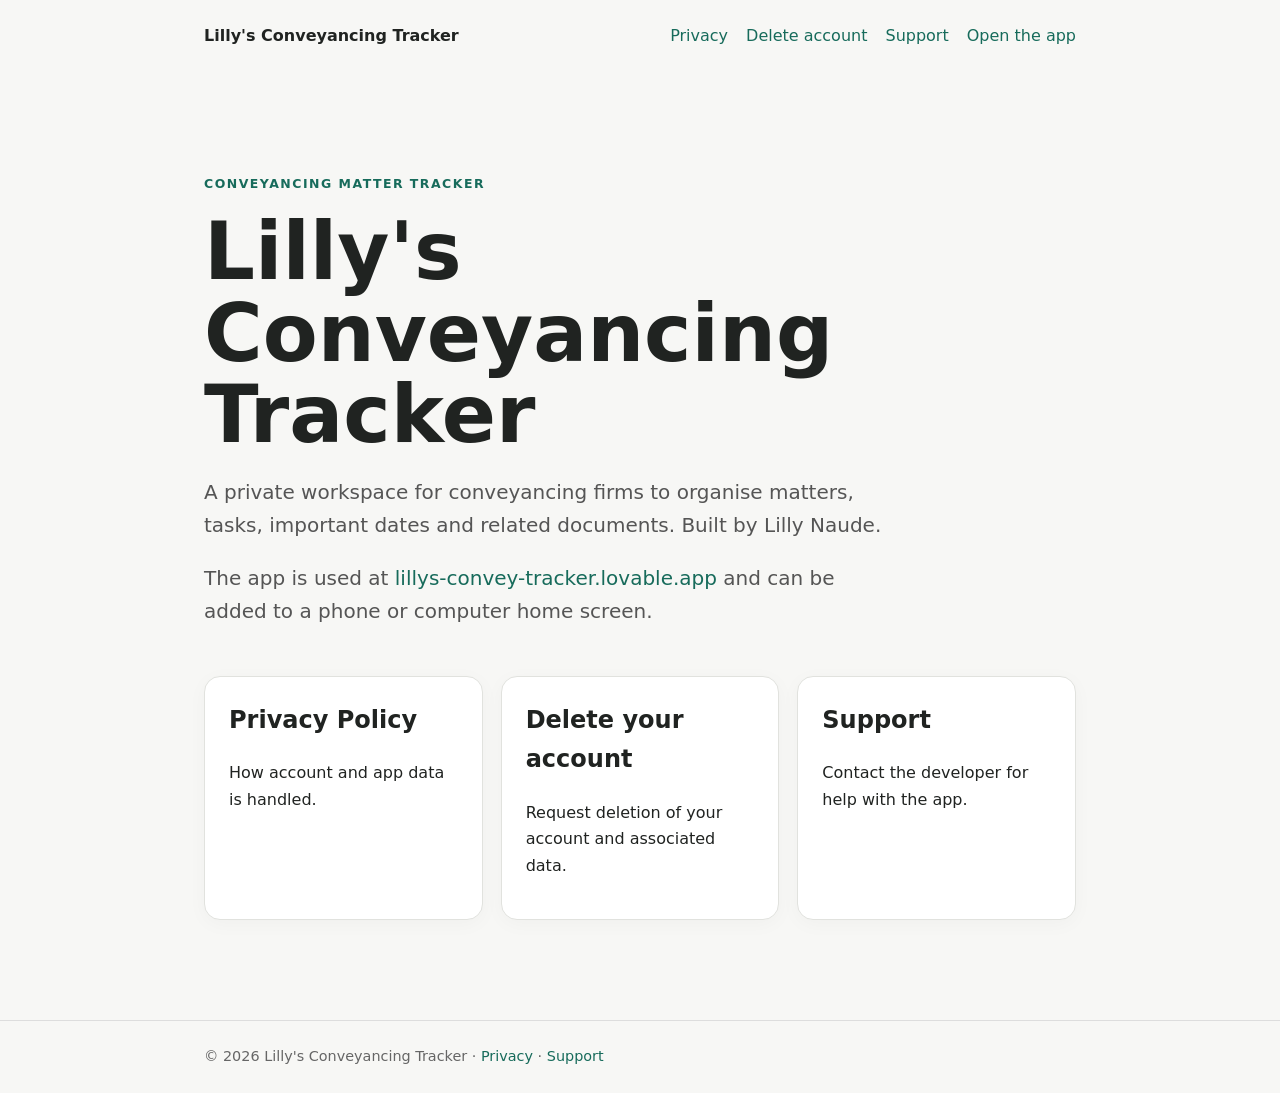
<file: index.html>
<!doctype html><html lang="en"><head><meta charset="utf-8"><meta name="viewport" content="width=device-width,initial-scale=1"><title>Lilly's Conveyancing Tracker — Privacy, account deletion and support</title><meta name="description" content="Privacy policy, account deletion and support for Lilly's Conveyancing Tracker."><link rel="stylesheet" href="assets/style.css"></head><body><header><div class="wrap nav"><a class="brand" href="./">Lilly's Conveyancing Tracker</a><nav><a href="privacy.html">Privacy</a><a href="delete-account.html">Delete account</a><a href="support.html">Support</a><a href="https://lillys-convey-tracker.lovable.app">Open the app</a></nav></div></header><main class="wrap hero"><p class="eyebrow">Conveyancing matter tracker</p><h1>Lilly's Conveyancing Tracker</h1><p class="lead">A private workspace for conveyancing firms to organise matters, tasks, important dates and related documents. Built by Lilly Naude.</p><p class="lead">The app is used at <a href="https://lillys-convey-tracker.lovable.app">lillys-convey-tracker.lovable.app</a> and can be added to a phone or computer home screen.</p><div class="cards"><a class="card" href="privacy.html"><h2>Privacy Policy</h2><p>How account and app data is handled.</p></a><a class="card" href="delete-account.html"><h2>Delete your account</h2><p>Request deletion of your account and associated data.</p></a><a class="card" href="support.html"><h2>Support</h2><p>Contact the developer for help with the app.</p></a></div></main><footer><div class="wrap">© 2026 Lilly's Conveyancing Tracker · <a href="privacy.html">Privacy</a> · <a href="support.html">Support</a></div></footer></body></html>
</file>
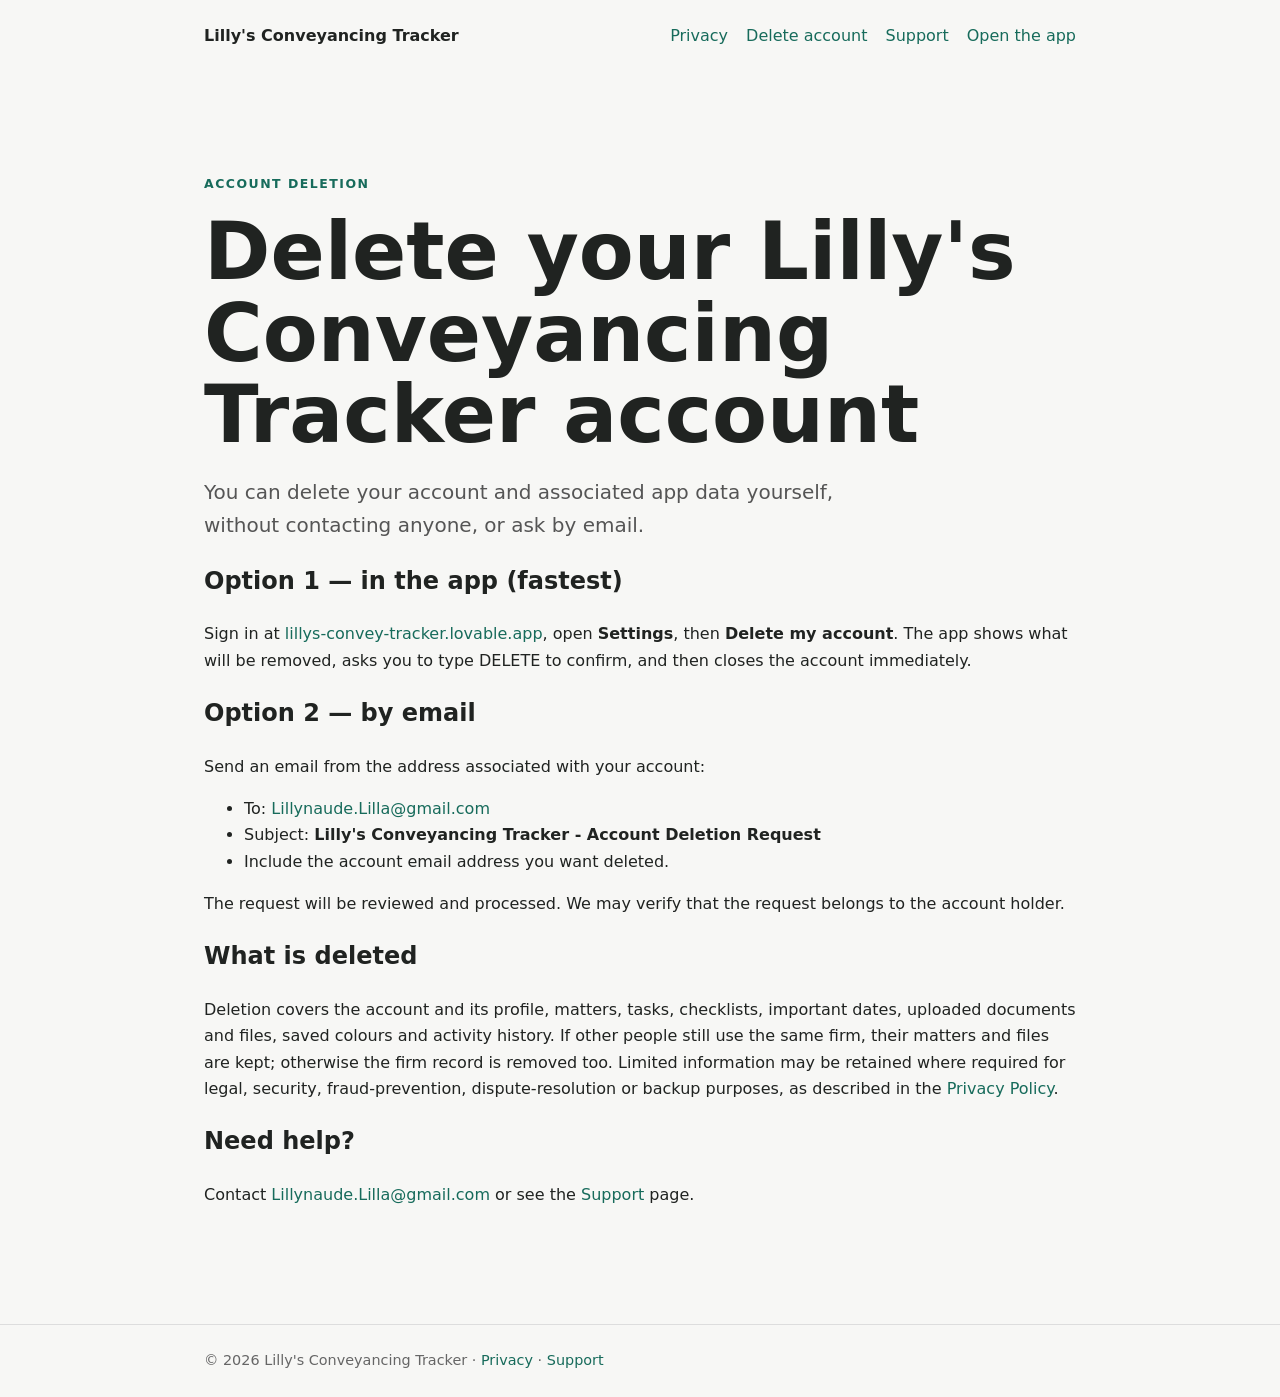
<file: delete-account.html>
<!doctype html><html lang="en"><head><meta charset="utf-8"><meta name="viewport" content="width=device-width,initial-scale=1"><title>Delete account — Lilly's Conveyancing Tracker</title><meta name="description" content="How to delete your Lilly's Conveyancing Tracker account and associated data."><link rel="stylesheet" href="assets/style.css"></head><body><header><div class="wrap nav"><a class="brand" href="./">Lilly's Conveyancing Tracker</a><nav><a href="privacy.html">Privacy</a><a href="delete-account.html">Delete account</a><a href="support.html">Support</a><a href="https://lillys-convey-tracker.lovable.app">Open the app</a></nav></div></header><main class="wrap hero"><p class="eyebrow">Account deletion</p><h1>Delete your Lilly's Conveyancing Tracker account</h1><p class="lead">You can delete your account and associated app data yourself, without contacting anyone, or ask by email.</p><h2>Option 1 — in the app (fastest)</h2><p>Sign in at <a href="https://lillys-convey-tracker.lovable.app">lillys-convey-tracker.lovable.app</a>, open <strong>Settings</strong>, then <strong>Delete my account</strong>. The app shows what will be removed, asks you to type DELETE to confirm, and then closes the account immediately.</p><h2>Option 2 — by email</h2><p>Send an email from the address associated with your account:</p><ul><li>To: <a href="mailto:Lillynaude.Lilla@gmail.com">Lillynaude.Lilla@gmail.com</a></li><li>Subject: <strong>Lilly's Conveyancing Tracker - Account Deletion Request</strong></li><li>Include the account email address you want deleted.</li></ul><p>The request will be reviewed and processed. We may verify that the request belongs to the account holder.</p><h2>What is deleted</h2><p>Deletion covers the account and its profile, matters, tasks, checklists, important dates, uploaded documents and files, saved colours and activity history. If other people still use the same firm, their matters and files are kept; otherwise the firm record is removed too. Limited information may be retained where required for legal, security, fraud-prevention, dispute-resolution or backup purposes, as described in the <a href="privacy.html">Privacy Policy</a>.</p><h2>Need help?</h2><p>Contact <a href="mailto:Lillynaude.Lilla@gmail.com">Lillynaude.Lilla@gmail.com</a> or see the <a href="support.html">Support</a> page.</p></main><footer><div class="wrap">© 2026 Lilly's Conveyancing Tracker · <a href="privacy.html">Privacy</a> · <a href="support.html">Support</a></div></footer></body></html>
</file>
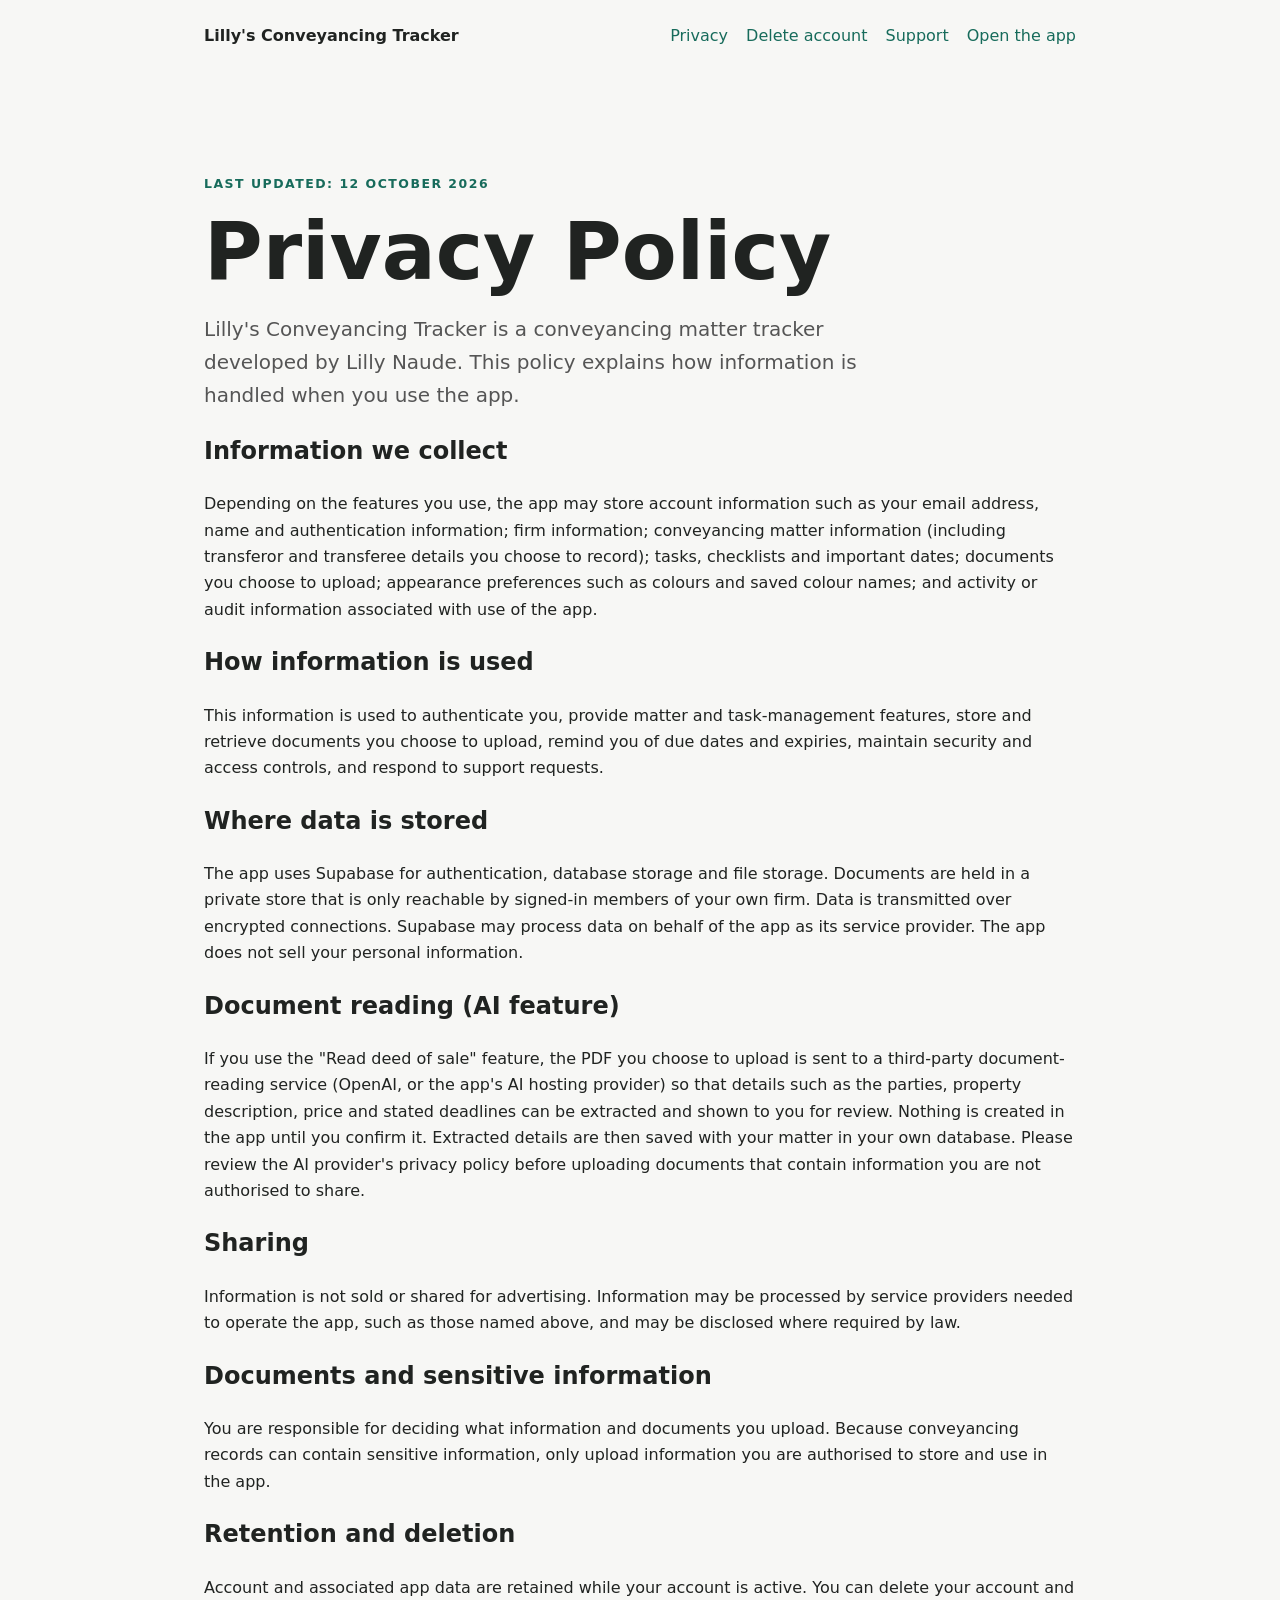
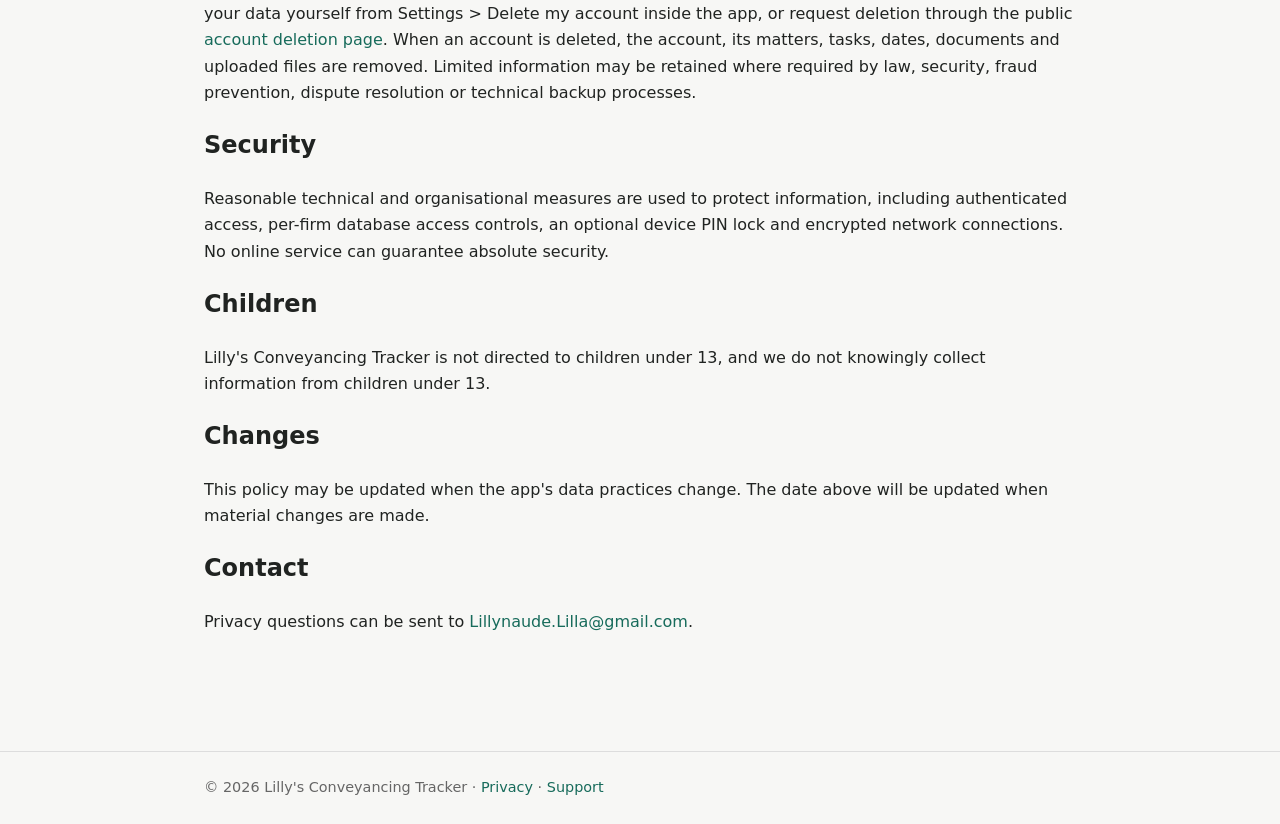
<file: privacy.html>
<!doctype html><html lang="en"><head><meta charset="utf-8"><meta name="viewport" content="width=device-width,initial-scale=1"><title>Privacy Policy — Lilly's Conveyancing Tracker</title><meta name="description" content="How Lilly's Conveyancing Tracker handles account and app data."><link rel="stylesheet" href="assets/style.css"></head><body><header><div class="wrap nav"><a class="brand" href="./">Lilly's Conveyancing Tracker</a><nav><a href="privacy.html">Privacy</a><a href="delete-account.html">Delete account</a><a href="support.html">Support</a><a href="https://lillys-convey-tracker.lovable.app">Open the app</a></nav></div></header><main class="wrap hero"><p class="eyebrow">Last updated: 12 October 2026</p><h1>Privacy Policy</h1><p class="lead">Lilly's Conveyancing Tracker is a conveyancing matter tracker developed by Lilly Naude. This policy explains how information is handled when you use the app.</p><h2>Information we collect</h2><p>Depending on the features you use, the app may store account information such as your email address, name and authentication information; firm information; conveyancing matter information (including transferor and transferee details you choose to record); tasks, checklists and important dates; documents you choose to upload; appearance preferences such as colours and saved colour names; and activity or audit information associated with use of the app.</p><h2>How information is used</h2><p>This information is used to authenticate you, provide matter and task-management features, store and retrieve documents you choose to upload, remind you of due dates and expiries, maintain security and access controls, and respond to support requests.</p><h2>Where data is stored</h2><p>The app uses Supabase for authentication, database storage and file storage. Documents are held in a private store that is only reachable by signed-in members of your own firm. Data is transmitted over encrypted connections. Supabase may process data on behalf of the app as its service provider. The app does not sell your personal information.</p><h2>Document reading (AI feature)</h2><p>If you use the "Read deed of sale" feature, the PDF you choose to upload is sent to a third-party document-reading service (OpenAI, or the app's AI hosting provider) so that details such as the parties, property description, price and stated deadlines can be extracted and shown to you for review. Nothing is created in the app until you confirm it. Extracted details are then saved with your matter in your own database. Please review the AI provider's privacy policy before uploading documents that contain information you are not authorised to share.</p><h2>Sharing</h2><p>Information is not sold or shared for advertising. Information may be processed by service providers needed to operate the app, such as those named above, and may be disclosed where required by law.</p><h2>Documents and sensitive information</h2><p>You are responsible for deciding what information and documents you upload. Because conveyancing records can contain sensitive information, only upload information you are authorised to store and use in the app.</p><h2>Retention and deletion</h2><p>Account and associated app data are retained while your account is active. You can delete your account and your data yourself from Settings &gt; Delete my account inside the app, or request deletion through the public <a href="delete-account.html">account deletion page</a>. When an account is deleted, the account, its matters, tasks, dates, documents and uploaded files are removed. Limited information may be retained where required by law, security, fraud prevention, dispute resolution or technical backup processes.</p><h2>Security</h2><p>Reasonable technical and organisational measures are used to protect information, including authenticated access, per-firm database access controls, an optional device PIN lock and encrypted network connections. No online service can guarantee absolute security.</p><h2>Children</h2><p>Lilly's Conveyancing Tracker is not directed to children under 13, and we do not knowingly collect information from children under 13.</p><h2>Changes</h2><p>This policy may be updated when the app's data practices change. The date above will be updated when material changes are made.</p><h2>Contact</h2><p>Privacy questions can be sent to <a href="mailto:Lillynaude.Lilla@gmail.com">Lillynaude.Lilla@gmail.com</a>.</p></main><footer><div class="wrap">© 2026 Lilly's Conveyancing Tracker · <a href="privacy.html">Privacy</a> · <a href="support.html">Support</a></div></footer></body></html>
</file>
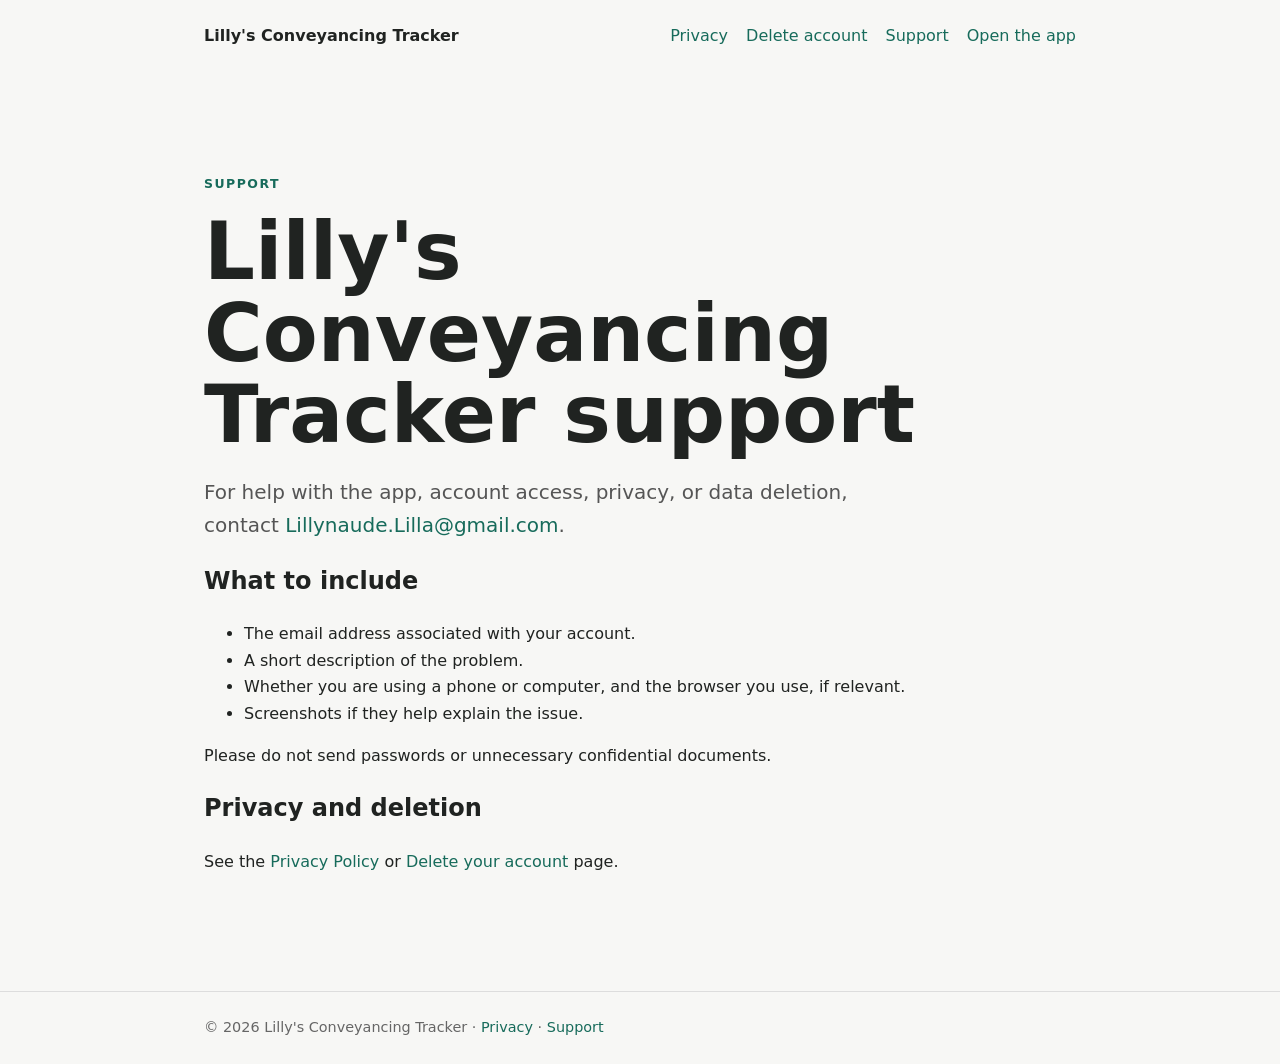
<file: support.html>
<!doctype html><html lang="en"><head><meta charset="utf-8"><meta name="viewport" content="width=device-width,initial-scale=1"><title>Support — Lilly's Conveyancing Tracker</title><meta name="description" content="Get help with Lilly's Conveyancing Tracker."><link rel="stylesheet" href="assets/style.css"></head><body><header><div class="wrap nav"><a class="brand" href="./">Lilly's Conveyancing Tracker</a><nav><a href="privacy.html">Privacy</a><a href="delete-account.html">Delete account</a><a href="support.html">Support</a><a href="https://lillys-convey-tracker.lovable.app">Open the app</a></nav></div></header><main class="wrap hero"><p class="eyebrow">Support</p><h1>Lilly's Conveyancing Tracker support</h1><p class="lead">For help with the app, account access, privacy, or data deletion, contact <a href="mailto:Lillynaude.Lilla@gmail.com">Lillynaude.Lilla@gmail.com</a>.</p><h2>What to include</h2><ul><li>The email address associated with your account.</li><li>A short description of the problem.</li><li>Whether you are using a phone or computer, and the browser you use, if relevant.</li><li>Screenshots if they help explain the issue.</li></ul><p>Please do not send passwords or unnecessary confidential documents.</p><h2>Privacy and deletion</h2><p>See the <a href="privacy.html">Privacy Policy</a> or <a href="delete-account.html">Delete your account</a> page.</p></main><footer><div class="wrap">© 2026 Lilly's Conveyancing Tracker · <a href="privacy.html">Privacy</a> · <a href="support.html">Support</a></div></footer></body></html>
</file>
<file: assets/style.css>
*{box-sizing:border-box}body{margin:0;background:#f7f7f5;color:#202321;font:16px/1.65 system-ui,-apple-system,BlinkMacSystemFont,"Segoe UI",sans-serif}a{color:#176b5b;text-decoration:none}a:hover{text-decoration:underline}.wrap{max-width:920px;margin:auto;padding:0 24px}.nav{min-height:72px;display:flex;align-items:center;justify-content:space-between;gap:20px}.brand{font-weight:800;color:#202321}.nav nav{display:flex;gap:18px;flex-wrap:wrap}.hero{padding:90px 24px 100px}.eyebrow{text-transform:uppercase;letter-spacing:.12em;font-size:.78rem;font-weight:800;color:#176b5b}.hero h1{font-size:clamp(2.5rem,7vw,5rem);line-height:1.02;margin:.2em 0}.lead{font-size:1.25rem;max-width:680px;color:#555}.cards{display:grid;grid-template-columns:repeat(3,1fr);gap:18px;margin-top:48px}.card{background:white;border:1px solid #e1e2de;border-radius:16px;padding:24px;color:#202321;box-shadow:0 4px 20px #00000008}.card h2{margin-top:0}footer{border-top:1px solid #ddd;padding:24px 0;color:#666;font-size:.9rem}.prose{padding:60px 24px 90px;max-width:820px}.prose h1{font-size:2.5rem;line-height:1.15}.prose h2{margin-top:2.2em}.prose li{margin:.5em 0}.contact{font-size:1.35rem;font-weight:700}@media(max-width:700px){.nav{align-items:flex-start;padding-top:18px;padding-bottom:18px;flex-direction:column}.cards{grid-template-columns:1fr}.hero{padding-top:55px}}
</file>
